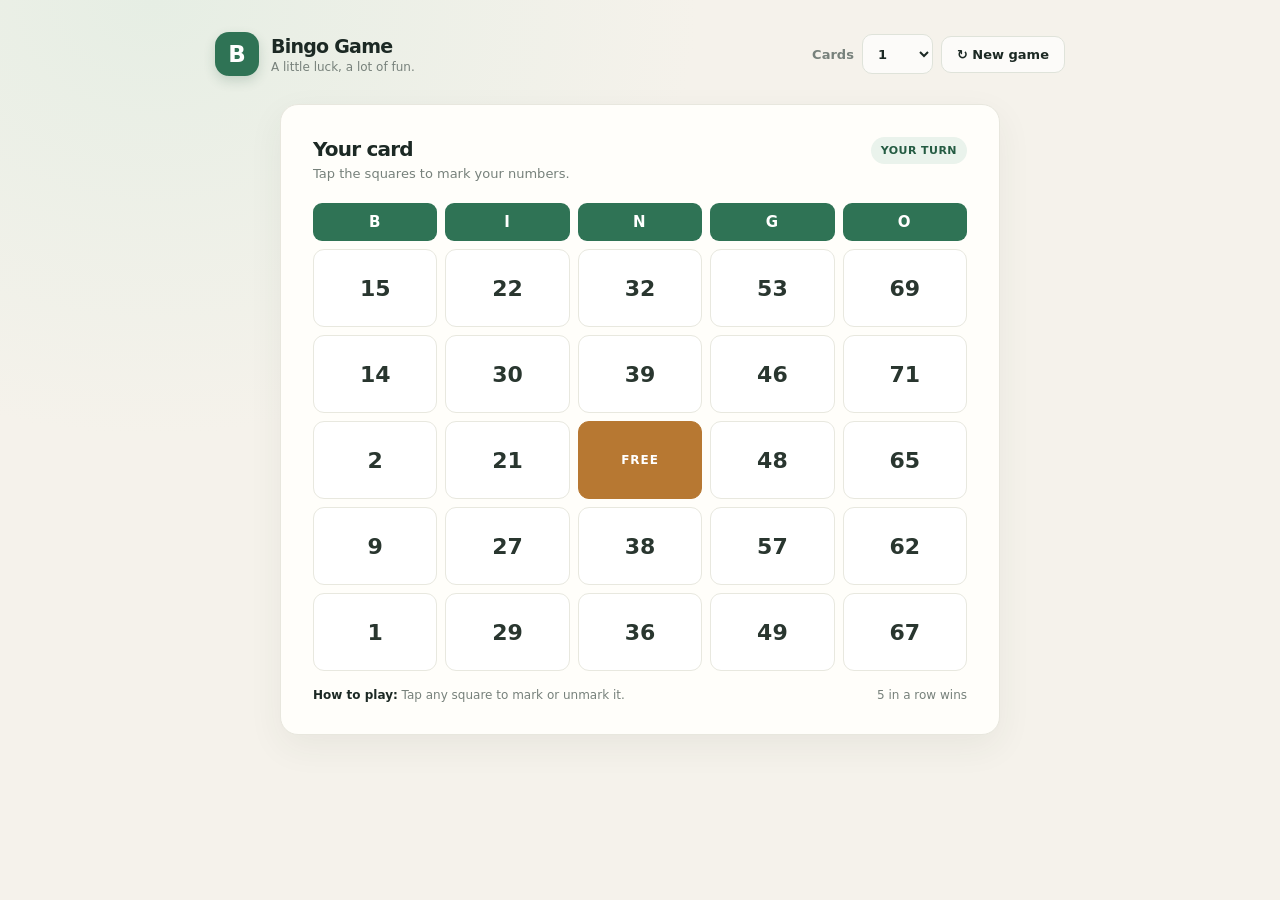
<file: index.html>
<!doctype html>
<html lang="en">
  <head>
    <meta charset="utf-8" />
    <meta name="viewport" content="width=device-width, initial-scale=1" />
    <meta name="theme-color" content="#f5f2eb" />
    <title>Your Bingo Card — Bingo Game</title>
    <link rel="stylesheet" href="styles.css" />
  </head>
  <body data-page="card">
    <main class="app">
      <header>
        <div class="brand">
          <span class="brand-icon" aria-hidden="true">B</span>
          <span><strong>Bingo Game</strong><small>A little luck, a lot of fun.</small></span>
        </div>
        <div class="header-actions">
          <label class="card-count-label" for="card-count">Cards</label>
          <select class="card-count" id="card-count" aria-label="Number of bingo cards">
            <option value="1">1</option>
            <option value="2">2</option>
            <option value="3">3</option>
            <option value="4">4</option>
          </select>
          <button class="new-game" id="new-game" type="button">↻ <span>New game</span></button>
        </div>
      </header>

      <div class="cards-container" id="cards-container" data-count="1"></div>
      <template id="card-template">
        <section class="card board-card">
          <div class="card-heading">
            <div>
              <h1>Your card</h1>
              <p>Tap the squares to mark your numbers.</p>
            </div>
            <span class="game-status">Your turn</span>
          </div>
          <div class="bingo-head" aria-hidden="true">
            <div>B</div><div>I</div><div>N</div><div>G</div><div>O</div>
          </div>
          <div class="bingo-grid" role="grid" aria-label="Bingo numbers"></div>
          <div class="card-footer">
            <p class="hint"><strong>How to play:</strong> Tap any square to mark or unmark it.</p>
            <span class="win-lines">5 in a row wins</span>
          </div>
        </section>
      </template>
    </main>
    <div class="toast" id="toast" role="status" aria-live="assertive">BINGO! You got five in a row!</div>
    <script src="app.js"></script>
  </body>
</html>
</file>
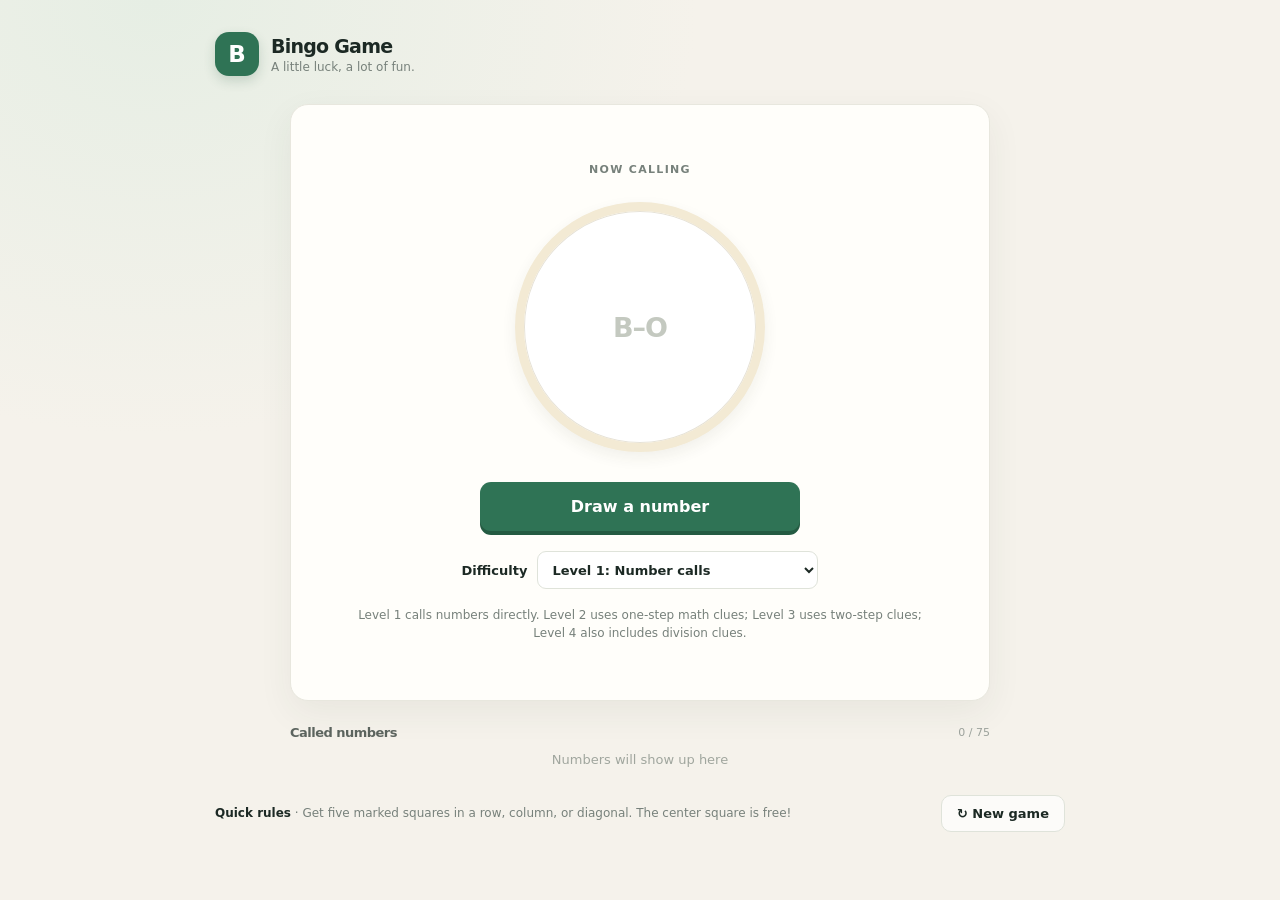
<file: caller.html>
<!doctype html>
<html lang="en">
  <head>
    <meta charset="utf-8" />
    <meta name="viewport" content="width=device-width, initial-scale=1" />
    <meta name="theme-color" content="#f5f2eb" />
    <title>Number Caller — Bingo Game</title>
    <link rel="stylesheet" href="styles.css" />
  </head>
  <body data-page="caller">
    <main class="app">
      <header>
        <div class="brand">
          <span class="brand-icon" aria-hidden="true">B</span>
          <span><strong>Bingo Game</strong><small>A little luck, a lot of fun.</small></span>
        </div>
      </header>

      <div class="caller-layout">
        <section class="sidebar-card draw-card">
          <div class="draw-label">Now calling</div>
          <button class="draw-ball empty" id="draw-ball" type="button" aria-label="Number display" aria-live="polite">B–O</button>
          <button class="draw-button" id="draw-button" type="button">Draw a number</button>
          <label class="difficulty-control" for="difficulty-select">
            <span>Difficulty</span>
            <select id="difficulty-select" class="difficulty-select">
              <option value="1">Level 1: Number calls</option>
              <option value="2">Level 2: Math clues</option>
              <option value="3">Level 3: Two-step clues</option>
              <option value="4">Level 4: Math clues + division</option>
            </select>
          </label>
          <p class="caller-hint">Level 1 calls numbers directly. Level 2 uses one-step math clues; Level 3 uses two-step clues; Level 4 also includes division clues.</p>
        </section>

        <section class="sidebar-card called-card">
          <div class="calls-heading">
            <h1>Called numbers</h1>
            <span class="calls-count" id="calls-count">0 / 75</span>
          </div>
          <div class="calls-list" id="calls-list"><span class="empty-calls">Numbers will show up here</span></div>
        </section>
      </div>

      <div class="caller-actions">
        <p class="rules"><strong>Quick rules</strong> · Get five marked squares in a row, column, or diagonal. The center square is free!</p>
        <button class="new-game" id="new-game" type="button">↻ <span>New game</span></button>
      </div>
    </main>
    <script src="app.js"></script>
  </body>
</html>
</file>
<file: styles.css>
:root {
  color-scheme: light;
  --ink: #1c2924;
  --muted: #77817b;
  --paper: #fffefa;
  --green: #2f7355;
  --green-dark: #245b42;
  --line: #e8e8df;
}

* { box-sizing: border-box; }

body {
  margin: 0;
  min-height: 100vh;
  padding: 32px 18px 48px;
  color: var(--ink);
  background: radial-gradient(ellipse at 12% 0%, #e6eee4 0, transparent 34rem), #f5f2eb;
  font-family: Inter, ui-sans-serif, system-ui, -apple-system, BlinkMacSystemFont, "Segoe UI", sans-serif;
}

button { font: inherit; }
a { color: inherit; }
.app { width: min(100%, 850px); margin: 0 auto; }
header { display: flex; align-items: center; justify-content: space-between; gap: 16px; margin-bottom: 28px; }
.header-actions { display: flex; align-items: center; gap: 8px; }
.card-count-label { color: var(--muted); font-size: 13px; font-weight: 700; }
.card-count { min-height: 40px; padding: 0 28px 0 11px; border: 1px solid #dfe3da; border-radius: 10px; color: var(--ink); background: #ffffffb8; font: inherit; font-size: 13px; font-weight: 700; }
.brand { display: flex; align-items: center; gap: 12px; text-decoration: none; }
.brand-icon {
  display: grid;
  width: 44px;
  height: 44px;
  flex: 0 0 auto;
  place-items: center;
  border-radius: 14px;
  color: white;
  background: var(--green);
  box-shadow: 0 5px 12px #245b4230;
  font-size: 23px;
  font-weight: 850;
}
.brand strong { display: block; font-size: 19px; letter-spacing: -.04em; }
.brand small { display: block; margin-top: 3px; color: var(--muted); font-size: 12px; }

.card, .sidebar-card {
  border: 1px solid #e8e7de;
  border-radius: 18px;
  background: var(--paper);
  box-shadow: 0 12px 35px #313c2810;
}
.cards-container { display: grid; grid-template-columns: repeat(2, minmax(0, 1fr)); gap: 16px; }
.cards-container[data-count="1"] { grid-template-columns: minmax(0, 720px); justify-content: center; }
.board-card { min-width: 0; padding: clamp(18px, 4vw, 32px); }
.card-heading { display: flex; align-items: flex-start; justify-content: space-between; gap: 12px; margin-bottom: 22px; }
.card-heading h1, .called-card h1 { margin: 0; font-size: 20px; letter-spacing: -.04em; }
.card-heading p { margin: 5px 0 0; color: var(--muted); font-size: 13px; }
.game-status { flex: 0 0 auto; padding: 7px 10px; border-radius: 999px; color: var(--green-dark); background: #eaf3ec; font-size: 11px; font-weight: 800; letter-spacing: .04em; text-transform: uppercase; }
.game-status.won { color: #72511b; background: #fff2d6; }
.bingo-head, .bingo-grid { display: grid; grid-template-columns: repeat(5, minmax(0, 1fr)); gap: 8px; }
.bingo-head { margin-bottom: 8px; }
.bingo-head div { display: grid; min-height: 38px; place-items: center; border-radius: 9px; color: white; background: var(--green); font-size: 15px; font-weight: 850; letter-spacing: .08em; }
.cell {
  position: relative;
  display: grid;
  min-height: clamp(52px, 10vw, 78px);
  place-items: center;
  border: 1px solid var(--line);
  border-radius: 11px;
  color: #29362f;
  background: #fff;
  font-size: clamp(17px, 3vw, 22px);
  font-weight: 750;
  transition: transform .14s, border-color .14s, background .14s, color .14s;
}
.cell:not(:disabled) { cursor: pointer; }
.cell:not(:disabled):hover { z-index: 1; border-color: #9cbea8; transform: translateY(-2px); }
.cell:disabled { cursor: default; }
.cell.called:not(.marked) { border-color: #e2bd68; background: #fff8e9; }
.cell.marked { border-color: var(--green); color: white; background: var(--green); }
.cell.free { color: #5e4630; background: #fff2d6; font-size: 12px; letter-spacing: .08em; }
.cell.free.marked { border-color: #b77832; color: #fff; background: #b77832; }
.card-footer { display: flex; align-items: center; justify-content: space-between; gap: 12px; margin-top: 17px; }
.hint { margin: 0; color: var(--muted); font-size: 12px; }
.hint strong, .rules strong { color: var(--ink); }
.win-lines { color: var(--muted); font-size: 12px; white-space: nowrap; }
.card-now { display: flex; align-items: center; gap: 9px; margin-top: 20px; padding-top: 16px; border-top: 1px solid var(--line); font-size: 12px; }
.card-now > span:first-child { color: var(--muted); }
.card-now strong { color: var(--green-dark); }
.calls-count { margin-left: auto; color: var(--muted); font-size: 11px; white-space: nowrap; }

.caller-layout { display: grid; width: min(100%, 700px); margin: 0 auto; gap: 14px; }
.sidebar-card { padding: 22px; }
.draw-card { padding: clamp(32px, 7vw, 58px); text-align: center; }
.draw-label { color: var(--muted); font-size: 11px; font-weight: 800; letter-spacing: .12em; text-transform: uppercase; }
.draw-ball {
  display: grid;
  width: fit-content;
  min-width: clamp(190px, 32vw, 250px);
  max-width: 100%;
  height: clamp(190px, 32vw, 250px);
  margin: 26px auto 30px;
  padding: 0 32px;
  place-items: center;
  border: 9px solid #f3ead4;
  border-radius: 50%;
  color: var(--green-dark);
  background: #fff;
  box-shadow: 0 6px 15px #39382112, inset 0 0 0 1px #e6e2d7;
  cursor: default;
  font-size: clamp(42px, 7vw, 54px);
  font-weight: 850;
  letter-spacing: -.04em;
  font-family: inherit;
}
.draw-ball:focus-visible { outline: 3px solid #78a98a; outline-offset: 5px; }
.draw-ball.revealing { cursor: pointer; }
.draw-ball.revealed .ball-letter, .draw-ball.revealed .ball-number { animation: none; opacity: 1; transform: none; clip-path: inset(0); }
.ball-value { display: flex; align-items: center; gap: 8px; white-space: nowrap; }
.draw-ball.harder .ball-value { gap: 5px; }
.ball-letter { animation: number-wipe 3s both; }
.ball-number { animation: number-wipe 6s 3s both; }
@keyframes ball-reveal {
  from { opacity: 0; transform: translateY(8px) scale(.9); }
  to { opacity: 1; transform: translateY(0) scale(1); }
}
@keyframes number-wipe {
  from { clip-path: inset(0 100% 0 0); }
  to { clip-path: inset(0); }
}
.draw-ball.empty { color: #c4c9c0; font-size: 27px; }
.draw-button { width: min(100%, 320px); padding: 15px; border: 0; border-radius: 11px; color: white; background: var(--green); box-shadow: 0 4px 0 var(--green-dark); cursor: pointer; font-weight: 800; transition: .15s ease; }
.draw-button:hover:not(:disabled) { background: #388260; transform: translateY(-1px); box-shadow: 0 5px 0 var(--green-dark); }
.draw-button:active:not(:disabled) { transform: translateY(2px); box-shadow: 0 2px 0 var(--green-dark); }
.draw-button:disabled { cursor: not-allowed; opacity: .58; }
.difficulty-control { display: flex; width: fit-content; align-items: center; gap: 10px; margin: 20px auto 0; color: var(--ink); cursor: pointer; font-size: 13px; font-weight: 700; }
.difficulty-select { min-height: 38px; padding: 0 30px 0 10px; border: 1px solid #dfe3da; border-radius: 9px; color: var(--ink); background: white; font: inherit; }
.caller-hint { margin: 17px 0 0; color: var(--muted); font-size: 12px; line-height: 1.5; }
.called-card { min-height: 0; padding: 10px 0; border: 0; background: transparent; box-shadow: none; }
.calls-heading { display: flex; align-items: center; justify-content: space-between; gap: 12px; margin: 0 0 12px; opacity: .7; }
.calls-heading h1 { font-size: 13px; }
.calls-heading .calls-count { margin: 0; }
.calls-list { display: flex; flex-wrap: wrap; justify-content: center; gap: 6px; }
.call-chip { display: grid; min-width: 39px; min-height: 29px; padding: 0 6px; place-items: center; border: 1px solid #ecebe3; border-radius: 7px; color: #77817b; background: #fafaf6; font-size: 10px; font-weight: 700; }
.call-chip.latest { border-color: #d7e3da; color: #647d6c; background: #f0f5f1; }
.empty-calls { color: #a0a69e; font-size: 13px; }
.caller-actions { display: flex; align-items: center; justify-content: space-between; gap: 16px; margin-top: 18px; }
.rules { margin: 0; color: var(--muted); font-size: 12px; line-height: 1.65; }
.new-game { flex: 0 0 auto; padding: 10px 15px; border: 1px solid #dfe3da; border-radius: 10px; color: var(--ink); background: #ffffffb8; cursor: pointer; font-size: 13px; font-weight: 700; transition: .18s ease; }
.new-game:hover { border-color: var(--green); color: var(--green-dark); transform: translateY(-1px); }
.toast { position: fixed; z-index: 2; top: 24px; left: 50%; padding: 13px 20px; border: 1px solid #dfcf9e; border-radius: 999px; color: #5e4630; background: #fff5d8; box-shadow: 0 10px 28px #30251122; font-size: 14px; font-weight: 800; opacity: 0; pointer-events: none; transform: translate(-50%, -10px); transition: .25s ease; }
.toast.show { opacity: 1; transform: translate(-50%, 0); }

@media (max-width: 650px) {
  body { padding: 21px 13px 32px; }
  header { align-items: flex-start; flex-direction: column; margin-bottom: 19px; }
  .cards-container { grid-template-columns: minmax(0, 1fr); }
  .cards-container[data-count="1"] { grid-template-columns: minmax(0, 1fr); }
  .draw-card { padding: 32px 18px; }
}
@media (max-width: 450px) {
  .card-heading { margin-bottom: 17px; }
  .bingo-head, .bingo-grid { gap: 5px; }
  .bingo-head div { min-height: 32px; }
  .cell { min-height: 54px; border-radius: 8px; }
  .card-footer { align-items: flex-start; flex-direction: column; }
  .card-now { flex-wrap: wrap; }
  .card-now .calls-count { margin-left: 0; }
  .caller-actions { align-items: flex-start; flex-direction: column; }
}
</file>
